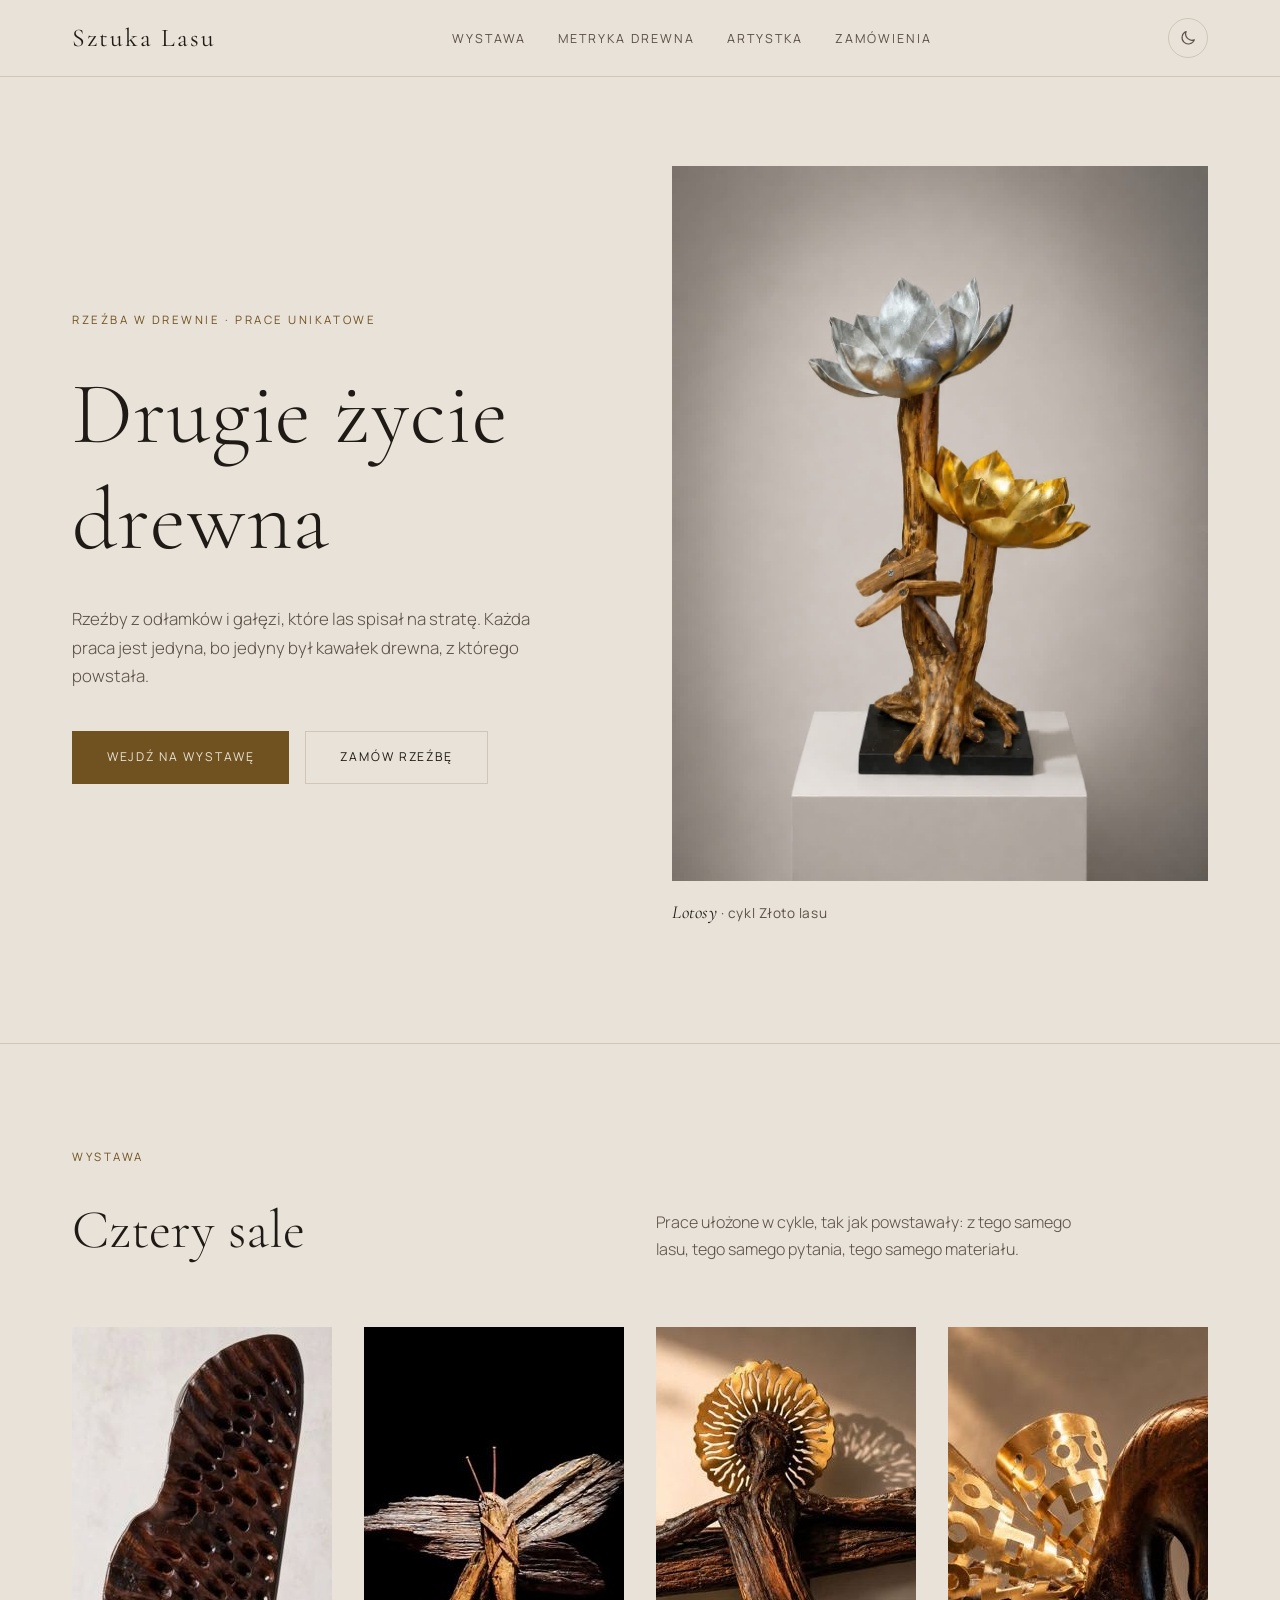
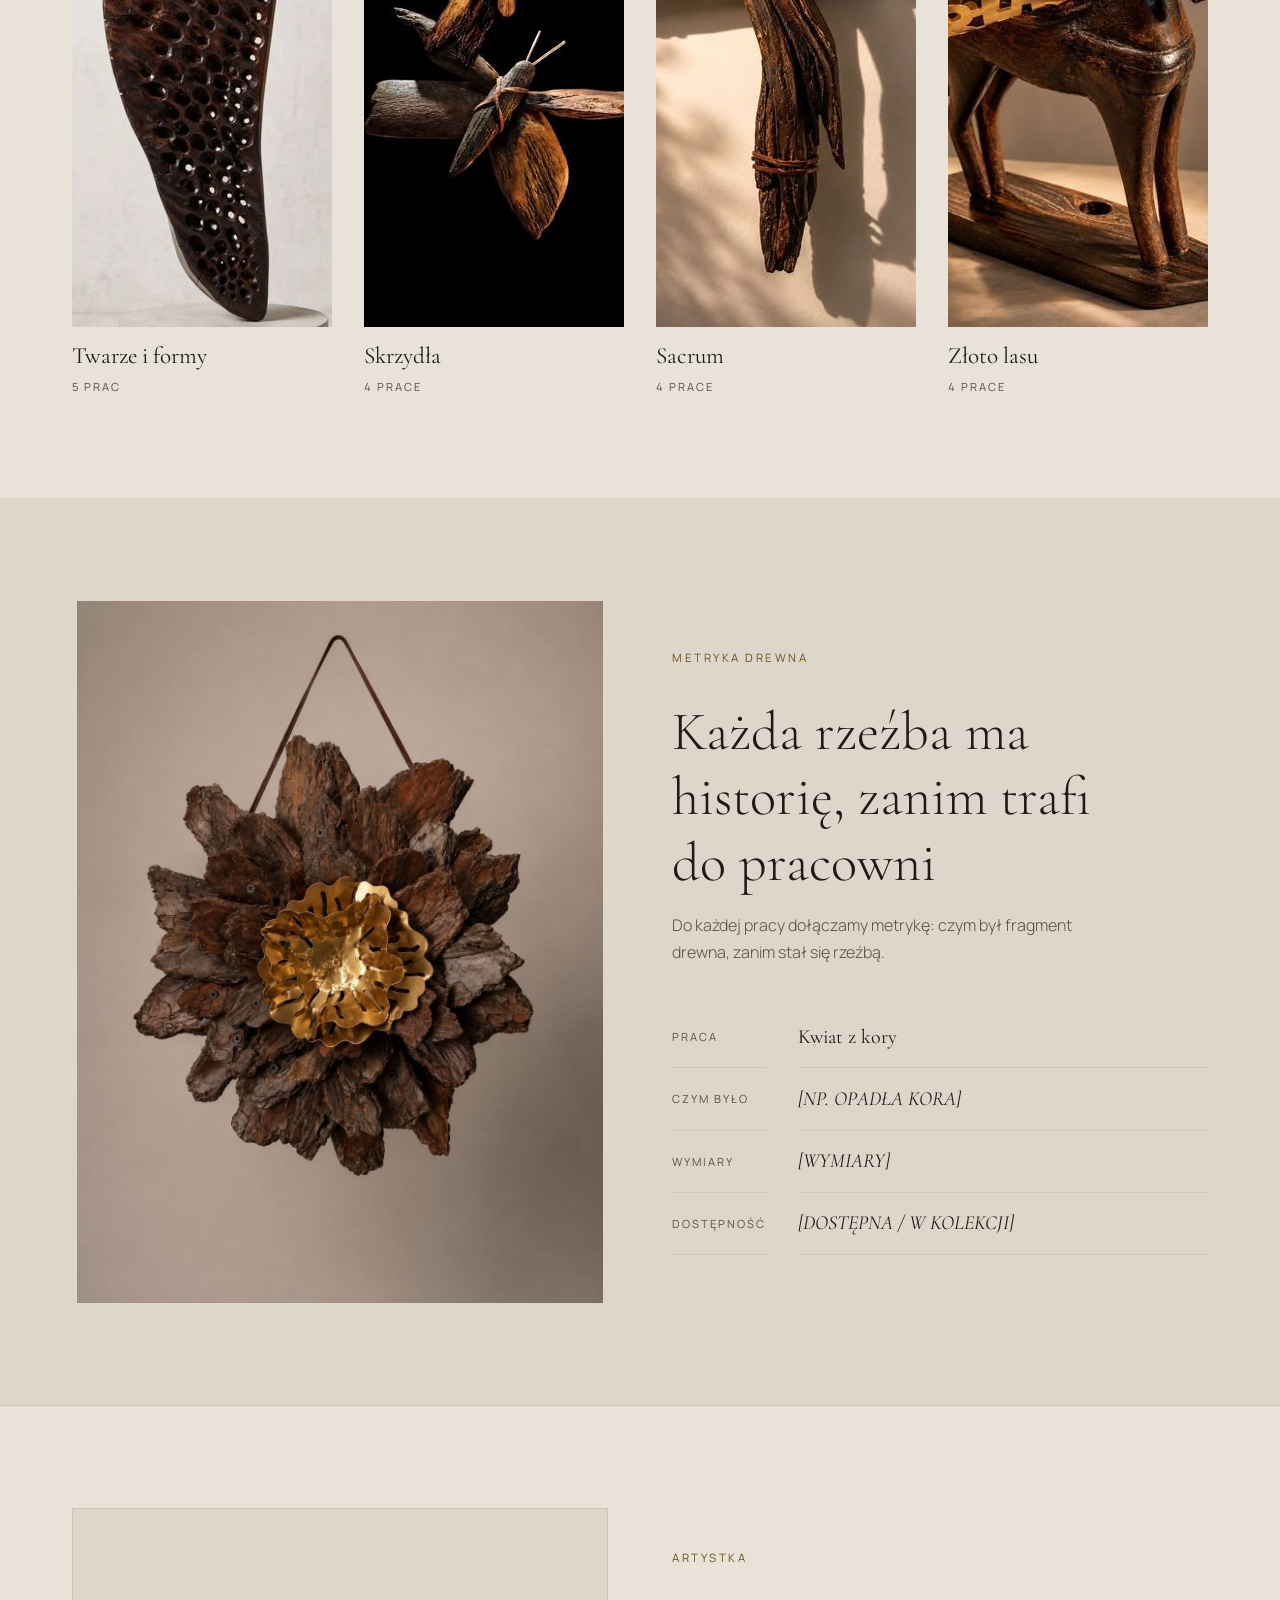
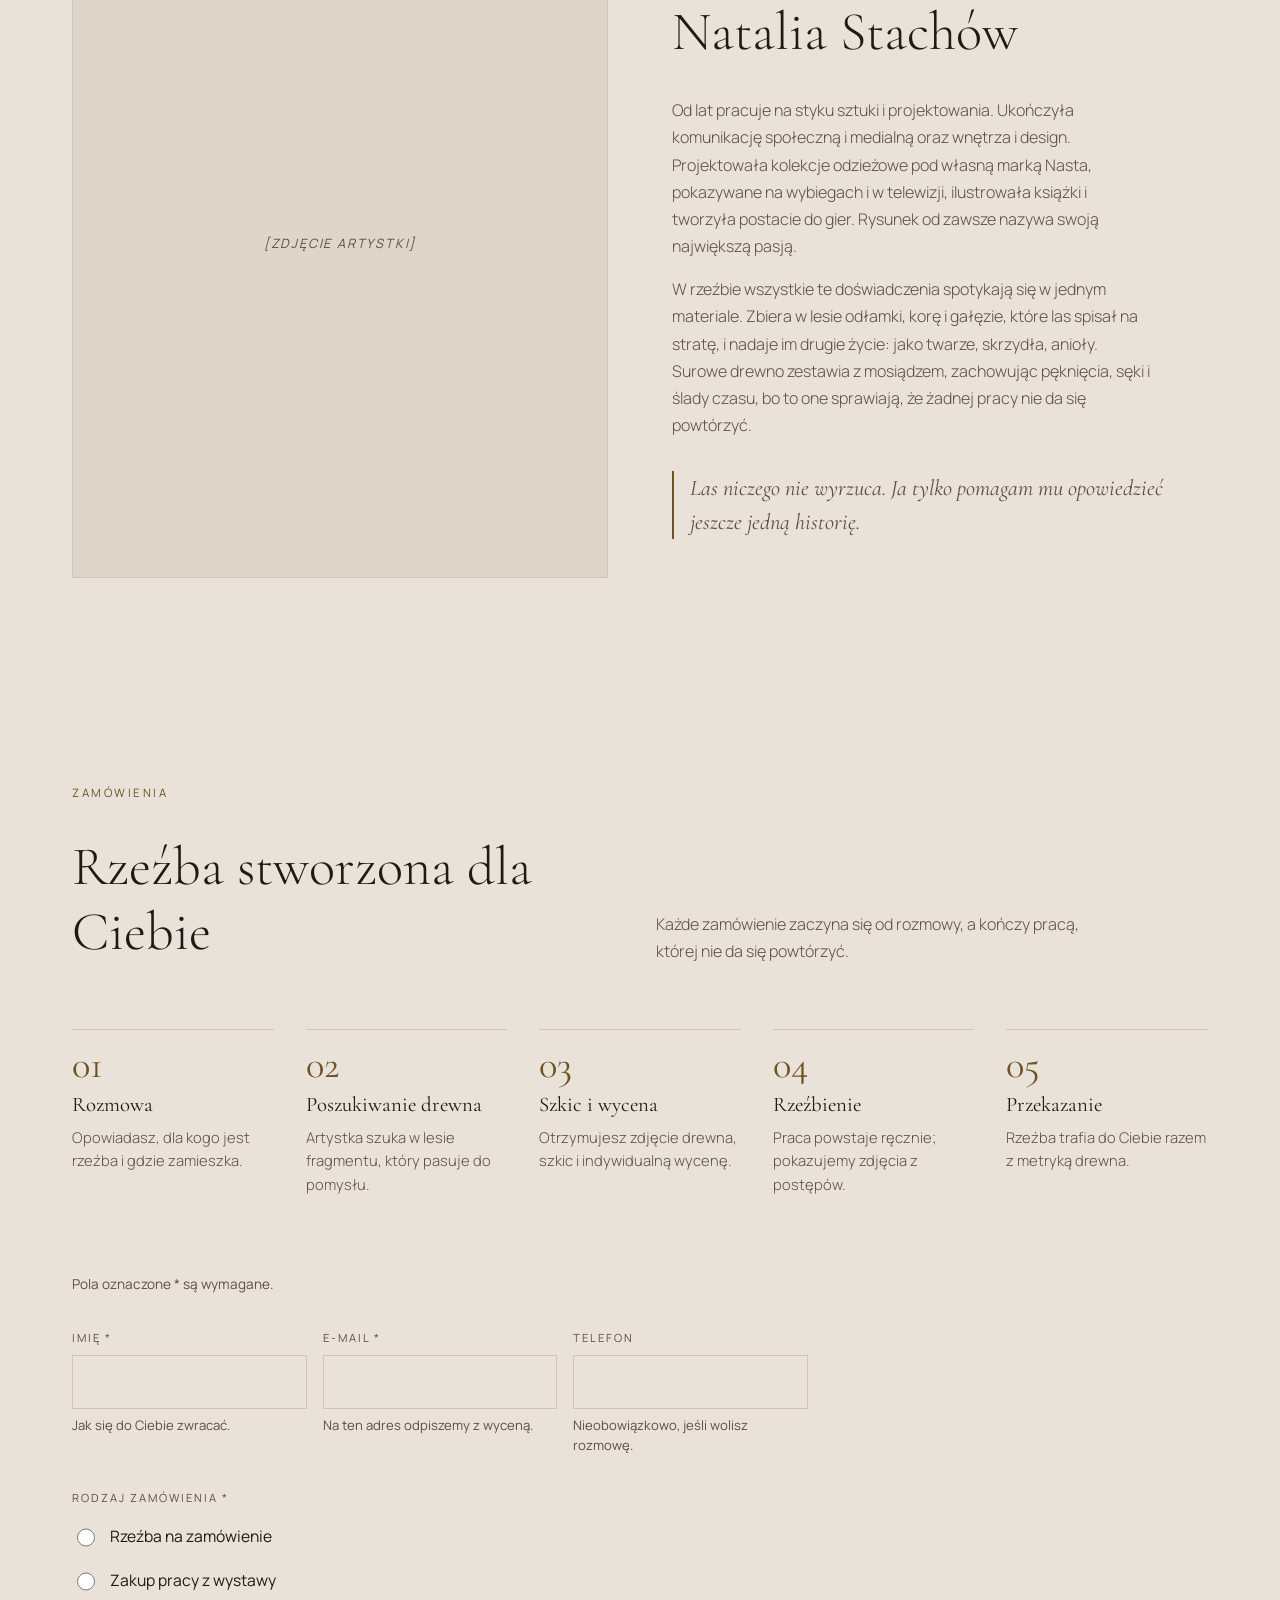
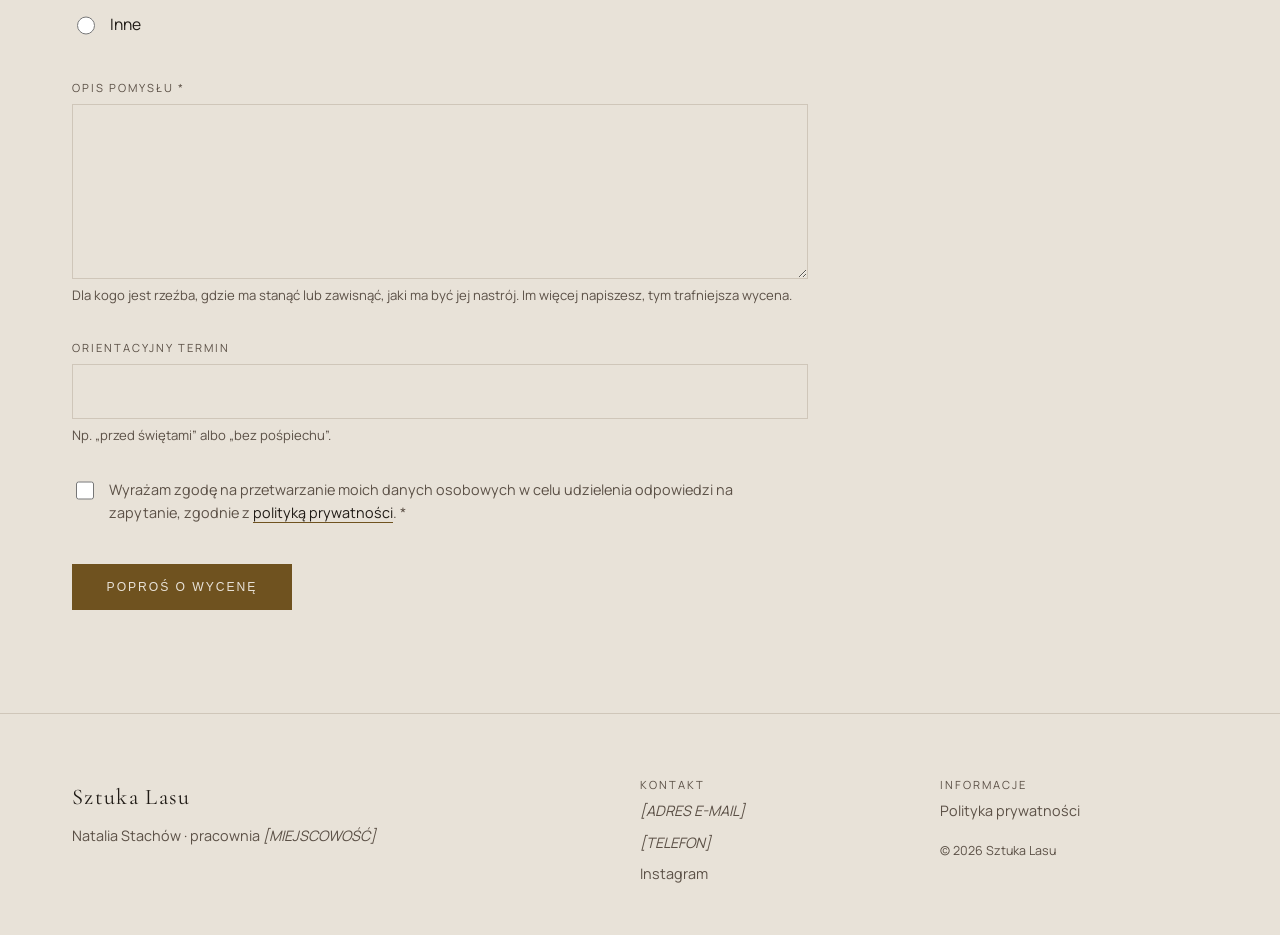
<file: index.html>
<!DOCTYPE html>
<html lang="pl">
<head>
  <meta charset="UTF-8">
  <meta name="viewport" content="width=device-width, initial-scale=1.0">
  <title>Sztuka Lasu — rzeźby w drewnie</title>
  <meta name="description" content="Wirtualna galeria rzeźb w drewnie. Każda praca powstaje z gałęzi i odłamków zebranych w lesie — z drewna, które dostaje drugie życie.">

  <!-- TYMCZASOWE: strona stoi na adresie testowym i ma jeszcze wartości
       w nawiasach kwadratowych. noindex trzyma ją poza wynikami Google
       do czasu startu na sztukalasu.pl.
       USUNĄĆ PRZED PUBLIKACJĄ — patrz CLAUDE.md, "Sprawy otwarte". -->
  <meta name="robots" content="noindex">

  <!--
    Skrypt ustawiający motyw MUSI stać tutaj, w <head>, przed stylami
    i przed treścią strony. Przeglądarka wykonuje go zanim cokolwiek
    narysuje, więc strona od razu pojawia się w poprawnych kolorach.
    Gdyby stał na końcu <body>, użytkownik zobaczyłby przez ułamek
    sekundy zły motyw ("mignięcie").
  -->
  <script>
    (function () {
      try {
        var zapisany = localStorage.getItem('motyw');
        var systemowyCiemny = window.matchMedia('(prefers-color-scheme: dark)').matches;
        // Wybór zapisany przez użytkownika ma pierwszeństwo nad ustawieniem systemu.
        var motyw = zapisany || (systemowyCiemny ? 'dark' : 'light');
        document.documentElement.setAttribute('data-theme', motyw);
      } catch (blad) {
        // localStorage bywa zablokowany (tryb prywatny) — wtedy zostają
        // kolory domyślne ze stylów i strona nadal działa.
      }
    })();
  </script>

  <!-- Fonty z Google Fonts -->
  <link rel="preconnect" href="https://fonts.googleapis.com">
  <link rel="preconnect" href="https://fonts.gstatic.com" crossorigin>
  <link href="https://fonts.googleapis.com/css2?family=Cormorant+Garamond:ital,wght@0,300;0,400;0,500;1,400;1,500&family=Manrope:wght@300;400;500&display=swap" rel="stylesheet">

  <link rel="stylesheet" href="css/style.css">
</head>
<body>

  <header class="naglowek">
    <div class="naglowek__wnetrze">

      <a class="logo" href="index.html">Sztuka Lasu</a>

      <!-- <nav> mówi czytnikom ekranu, że to nawigacja po stronie.
           aria-label rozróżnia ją od innych nawigacji w przyszłości. -->
      <nav class="menu" aria-label="Menu główne">
        <ul>
          <li><a href="#wystawa">Wystawa</a></li>
          <li><a href="#metryka">Metryka drewna</a></li>
          <li><a href="#artystka">Artystka</a></li>
          <li><a href="#zamowienia">Zamówienia</a></li>
        </ul>
      </nav>

      <!--
        type="button" — bez tego przycisk w formularzu próbowałby go wysłać.
        aria-label — przycisk zawiera tylko ikonę, więc czytnik ekranu
        nie miałby czego przeczytać. JavaScript aktualizuje tę etykietę
        przy każdej zmianie motywu.
        aria-hidden przy ikonach — to dekoracja, treść niesie aria-label.
      -->
      <button
        class="przelacznik-motywu"
        type="button"
        id="przelacznik-motywu"
        aria-label="Włącz motyw dzienny">

        <!-- Słońce: widoczne w motywie nocnym -->
        <svg class="ikona-slonce" viewBox="0 0 24 24" fill="none"
             stroke="currentColor" stroke-width="1.5" stroke-linecap="round"
             aria-hidden="true">
          <circle cx="12" cy="12" r="4.5"/>
          <path d="M12 1.5v2.5M12 20v2.5M3.2 3.2l1.8 1.8M19 19l1.8 1.8M1.5 12h2.5M20 12h2.5M3.2 20.8l1.8-1.8M19 5l1.8-1.8"/>
        </svg>

        <!-- Księżyc: widoczny w motywie dziennym -->
        <svg class="ikona-ksiezyc" viewBox="0 0 24 24" fill="none"
             stroke="currentColor" stroke-width="1.5" stroke-linecap="round"
             stroke-linejoin="round" aria-hidden="true">
          <path d="M20.5 14.5A8.5 8.5 0 0 1 9.5 3.5a8.5 8.5 0 1 0 11 11z"/>
        </svg>
      </button>

    </div>
  </header>

  <main>

    <!-- =====================================================
         HERO — pierwszy ekran
         ===================================================== -->
    <section class="hero">
      <div class="hero__wnetrze">

        <!-- Kolumna lewa: tekst -->
        <div class="hero__tekst">
          <p class="etykieta">Rzeźba w drewnie · prace unikatowe</p>

          <h1 class="hero__tytul">Drugie życie drewna</h1>

          <p class="hero__opis">
            Rzeźby z odłamków i gałęzi, które las spisał na stratę.
            Każda praca jest jedyna, bo jedyny był kawałek drewna,
            z którego powstała.
          </p>

          <div class="hero__przyciski">
            <a class="przycisk przycisk--pelny" href="#wystawa">Wejdź na wystawę</a>
            <a class="przycisk przycisk--obramowany" href="#zamowienia">Zamów rzeźbę</a>
          </div>
        </div>

        <!-- Kolumna prawa: zdjęcie zależne od motywu.

             W kodzie są OBIE prace. CSS pokazuje tę pasującą do
             motywu, a drugą chowa przez display: none. Element
             ukryty w ten sposób znika też dla czytników ekranu,
             więc osoba niewidoma nie usłyszy obu podpisów naraz. -->
        <div class="hero__obraz">

          <!-- Motyw nocny -->
          <figure class="praca hero__praca hero__praca--noc">
            <img
              src="images/twarze-i-formy/duze/twarz-z-mosieznym-okiem.jpg"
              width="1018" height="1467"
              alt="Rzeźbiona w drewnie twarz zawieszona na ciemnej ceglanej ścianie. W miejscu oka osadzony okrągły mosiężny element, powierzchnia zachowuje naturalne pęknięcia, sęki i słoje drewna.">
            <figcaption>
              <cite>Twarz z mosiężnym okiem</cite> · cykl Twarze i formy
            </figcaption>
          </figure>

          <!-- Motyw dzienny -->
          <figure class="praca hero__praca hero__praca--dzien">
            <img
              src="images/zloto-lasu/duze/lotosy.jpg"
              width="1086" height="1448"
              alt="Rzeźba dwóch kwiatów lotosu na drewnianych łodygach wyrastających z korzeni. Górny kwiat ma srebrzone płatki, dolny złocone. Praca stoi na czarnej podstawie, na jasnym cokole.">
            <figcaption>
              <cite>Lotosy</cite> · cykl Złoto lasu
            </figcaption>
          </figure>

        </div>

      </div>
    </section>


    <!-- =====================================================
         WYSTAWA — cztery sale (cykle prac)
         ===================================================== -->
    <section class="wystawa" id="wystawa">
      <div class="wystawa__wnetrze">

        <header class="sekcja-naglowek">
          <div>
            <p class="etykieta">Wystawa</p>
            <h2 class="tytul-sekcji">Cztery sale</h2>
          </div>
          <p class="sekcja-naglowek__opis">
            Prace ułożone w cykle, tak jak powstawały: z tego samego lasu,
            tego samego pytania, tego samego materiału.
          </p>
        </header>

        <!-- <ul> zamiast zwykłych <div>: to jest lista sal, a czytnik
             ekranu zapowie "lista, 4 pozycje" i pozwoli po niej skakać.
             Cała karta jest jednym <a>, więc klikalne jest zdjęcie
             razem z podpisem. -->
        <ul class="sale">

          <li>
            <a class="sala" href="#">
              <div class="sala__kadr">
                <img
                  src="images/twarze-i-formy/miniatury/forma-z-otworami.jpg"
                  width="323" height="600" loading="lazy"
                  alt="Wysoka, smukła forma z ciemnego drewna o miękkim, opływowym zarysie, gęsto przewiercona owalnymi otworami.">
              </div>
              <h3 class="sala__nazwa">Twarze i formy</h3>
              <p class="sala__liczba">5 prac</p>
            </a>
          </li>

          <li>
            <a class="sala" href="#">
              <div class="sala__kadr">
                <img
                  src="images/skrzydla/miniatury/dwa-motyle-noc.jpg"
                  width="337" height="600" loading="lazy"
                  alt="Dwa motyle złożone z kawałków surowego drewna, z cienkimi czułkami, ustawione jeden nad drugim na czarnym tle.">
              </div>
              <h3 class="sala__nazwa">Skrzydła</h3>
              <p class="sala__liczba">4 prace</p>
            </a>
          </li>

          <li>
            <a class="sala" href="#">
              <div class="sala__kadr">
                <img
                  src="images/sacrum/miniatury/krucyfiks-z-aureola.jpg"
                  width="561" height="600" loading="lazy"
                  alt="Krucyfiks z nieobrobionych gałęzi związanych sznurkiem, z postacią i złoconą, promienistą aureolą, na jasnej ścianie w ciepłym świetle.">
              </div>
              <h3 class="sala__nazwa">Sacrum</h3>
              <p class="sala__liczba">4 prace</p>
            </a>
          </li>

          <li>
            <a class="sala" href="#">
              <div class="sala__kadr">
                <img
                  src="images/zloto-lasu/miniatury/kon-ze-skrzydlami.jpg"
                  width="546" height="600" loading="lazy"
                  alt="Drewniany koń na prostej podstawie, ze złoconymi, ażurowymi skrzydłami wyciętymi w metalowej blasze.">
              </div>
              <h3 class="sala__nazwa">Złoto lasu</h3>
              <p class="sala__liczba">4 prace</p>
            </a>
          </li>

        </ul>

      </div>
    </section>


    <!-- =====================================================
         METRYKA DREWNA
         ===================================================== -->
    <section class="metryka-sekcja" id="metryka">
      <div class="metryka-sekcja__wnetrze">

        <!-- Kolumna lewa: zdjęcie w pełnym kadrze, bez przycinania -->
        <div class="metryka-sekcja__obraz">
          <img
            src="images/zloto-lasu/duze/kwiat-z-kory.jpg"
            width="1086" height="1448" loading="lazy"
            alt="Kwiat złożony z płatków sosnowej kory, ułożonych warstwami wokół złoconego, pofalowanego środka z metalu. Praca wisi na skórzanym rzemyku na jasnej ścianie.">
        </div>

        <!-- Kolumna prawa: opis i przykładowa metryka -->
        <div class="metryka-sekcja__tekst">
          <p class="etykieta">Metryka drewna</p>

          <h2 class="tytul-sekcji">
            Każda rzeźba ma historię, zanim trafi do pracowni
          </h2>

          <p class="metryka-sekcja__opis">
            Do każdej pracy dołączamy metrykę: czym był fragment drewna,
            zanim stał się rzeźbą.
          </p>

          <!-- <dl> = lista definicji. Każde <dt> to nazwa (etykieta),
               a następujące po nim <dd> to jej wartość. Powiązanie
               etykiety z wartością jest tu zapisane w samym HTML,
               nie tylko w wyglądzie. -->
          <dl class="metryka">
            <dt>Praca</dt>
            <dd>Kwiat z kory</dd>

            <dt>Czym było</dt>
            <dd class="do-uzupelnienia">[NP. OPADŁA KORA]</dd>

            <dt>Wymiary</dt>
            <dd class="do-uzupelnienia">[WYMIARY]</dd>

            <dt>Dostępność</dt>
            <dd class="do-uzupelnienia">[DOSTĘPNA / W KOLEKCJI]</dd>
          </dl>
        </div>

      </div>
    </section>

    <!-- =====================================================
         ARTYSTKA

         Treść jest prawdziwa. Zastępcze zostały tylko dwie rzeczy,
         obie z klasą do-uzupelnienia: miejsce na portret i cytat,
         który czeka na akceptację artystki.
         ===================================================== -->
    <section class="artystka" id="artystka">
      <div class="artystka__wnetrze">

        <!-- Miejsce na portret. Prostokąt 4:5 w kolorze tła drugiego
             trzyma układ dokładnie taki, jaki będzie po wstawieniu
             zdjęcia — dzięki temu nic nie podskoczy przy podmianie. -->
        <div class="artystka__portret do-uzupelnienia">[ZDJĘCIE ARTYSTKI]</div>

        <div class="artystka__tekst">
          <p class="etykieta">Artystka</p>

          <h2 class="tytul-sekcji">Natalia Stachów</h2>

          <p class="artystka__akapit">
            Od lat pracuje na styku sztuki i projektowania. Ukończyła
            komunikację społeczną i medialną oraz wnętrza i design.
            Projektowała kolekcje odzieżowe pod własną marką Nasta,
            pokazywane na wybiegach i w telewizji, ilustrowała książki
            i tworzyła postacie do gier. Rysunek od zawsze nazywa swoją
            największą pasją.
          </p>

          <p class="artystka__akapit">
            W rzeźbie wszystkie te doświadczenia spotykają się w jednym
            materiale. Zbiera w lesie odłamki, korę i gałęzie, które las
            spisał na stratę, i nadaje im drugie życie: jako twarze,
            skrzydła, anioły. Surowe drewno zestawia z mosiądzem,
            zachowując pęknięcia, sęki i ślady czasu, bo to one sprawiają,
            że żadnej pracy nie da się powtórzyć.
          </p>

          <!-- Cytat czeka na akceptację artystki — stąd do-uzupelnienia. -->
          <blockquote class="cytat">
            <p class="do-uzupelnienia">
              Las niczego nie wyrzuca. Ja tylko pomagam mu opowiedzieć
              jeszcze jedną historię.
            </p>
          </blockquote>
        </div>

      </div>
    </section>

    <!-- =====================================================
         ZAMÓWIENIA — proces i formularz prośby o wycenę
         ===================================================== -->
    <section class="zamowienia" id="zamowienia">
      <div class="zamowienia__wnetrze">

        <header class="sekcja-naglowek">
          <div>
            <p class="etykieta">Zamówienia</p>
            <h2 class="tytul-sekcji">Rzeźba stworzona dla Ciebie</h2>
          </div>
          <p class="sekcja-naglowek__opis">
            Każde zamówienie zaczyna się od rozmowy, a kończy pracą,
            której nie da się powtórzyć.
          </p>
        </header>

        <!-- Pięć kroków procesu.

             <ol> zamiast <ul>, bo kolejność ma tu znaczenie — czytnik
             ekranu zapowie "lista, 5 pozycji" i poda numer każdej.
             Widoczne numery 01–05 są ozdobą powtarzającą to, co lista
             i tak niesie, dlatego mają aria-hidden="true": bez tego
             czytnik przeczytałby "jeden, zero jeden, Rozmowa". -->
        <ol class="kroki">

          <li class="krok">
            <span class="krok__numer" aria-hidden="true">01</span>
            <h3 class="krok__tytul">Rozmowa</h3>
            <p class="krok__opis">
              Opowiadasz, dla kogo jest rzeźba i gdzie zamieszka.
            </p>
          </li>

          <li class="krok">
            <span class="krok__numer" aria-hidden="true">02</span>
            <h3 class="krok__tytul">Poszukiwanie drewna</h3>
            <p class="krok__opis">
              Artystka szuka w lesie fragmentu, który pasuje do pomysłu.
            </p>
          </li>

          <li class="krok">
            <span class="krok__numer" aria-hidden="true">03</span>
            <h3 class="krok__tytul">Szkic i wycena</h3>
            <p class="krok__opis">
              Otrzymujesz zdjęcie drewna, szkic i indywidualną wycenę.
            </p>
          </li>

          <li class="krok">
            <span class="krok__numer" aria-hidden="true">04</span>
            <h3 class="krok__tytul">Rzeźbienie</h3>
            <p class="krok__opis">
              Praca powstaje ręcznie; pokazujemy zdjęcia z postępów.
            </p>
          </li>

          <li class="krok">
            <span class="krok__numer" aria-hidden="true">05</span>
            <h3 class="krok__tytul">Przekazanie</h3>
            <p class="krok__opis">
              Rzeźba trafia do Ciebie razem z metryką drewna.
            </p>
          </li>

        </ol>

        <!-- =================================================
             FORMULARZ PROŚBY O WYCENĘ

             Obsługuje go Netlify Forms. Formularz jest zwykłym
             formularzem HTML — to serwery Netlify przechwytują
             wysłane dane. Stąd trzy rzeczy, których nie ma
             w zwyczajnym formularzu:

             data-netlify="true"  — po tym atrybucie Netlify
                 rozpoznaje formularz podczas wdrażania strony.
             form-name (ukryte)   — mówi, do którego formularza
                 należy zgłoszenie. Bez niego Netlify je odrzuci.
             netlify-honeypot     — wskazuje pole-pułapkę na boty.

             action="/dziekujemy.html" — dokąd Netlify przekieruje
                 po udanym wysłaniu.
             ================================================= -->
        <form
          class="formularz"
          name="wycena"
          method="POST"
          action="/dziekujemy.html"
          data-netlify="true"
          netlify-honeypot="bot-field">

          <input type="hidden" name="form-name" value="wycena">

          <!-- Pole-pułapka. Człowiek go nie zobaczy (display: none),
               więc zostawi puste. Boty wypełniają wszystko, co znajdą
               w kodzie — wypełnione pole oznacza zgłoszenie od bota
               i Netlify odrzuca je po cichu. -->
          <p class="ukryte-pole">
            <label>
              Nie wypełniaj tego pola:
              <input name="bot-field" tabindex="-1" autocomplete="off">
            </label>
          </p>

          <p class="formularz__wstep">
            Pola oznaczone <span aria-hidden="true">*</span> są wymagane.
          </p>

          <!-- Imię, e-mail, telefon — obok siebie na szerokim ekranie -->
          <div class="formularz__rzad">

            <div class="pole">
              <label class="pole__etykieta" for="imie">
                Imię <span aria-hidden="true">*</span>
              </label>
              <input
                class="pole__wejscie"
                type="text" id="imie" name="imie"
                required autocomplete="given-name"
                aria-describedby="imie-opis">
              <p class="pole__opis" id="imie-opis">Jak się do Ciebie zwracać.</p>
            </div>

            <div class="pole">
              <label class="pole__etykieta" for="email">
                E-mail <span aria-hidden="true">*</span>
              </label>
              <!-- type="email" włącza sprawdzanie adresu przez przeglądarkę,
                   a na telefonie klawiaturę ze znakiem @. -->
              <input
                class="pole__wejscie"
                type="email" id="email" name="email"
                required autocomplete="email" inputmode="email"
                aria-describedby="email-opis">
              <p class="pole__opis" id="email-opis">Na ten adres odpiszemy z wyceną.</p>
            </div>

            <div class="pole">
              <label class="pole__etykieta" for="telefon">Telefon</label>
              <input
                class="pole__wejscie"
                type="tel" id="telefon" name="telefon"
                autocomplete="tel" inputmode="tel"
                aria-describedby="telefon-opis">
              <p class="pole__opis" id="telefon-opis">Nieobowiązkowo, jeśli wolisz rozmowę.</p>
            </div>

          </div>

          <!-- Grupa przycisków radio musi siedzieć w <fieldset>,
               a wspólne pytanie w <legend>. Dzięki temu czytnik ekranu
               przy każdej opcji wie, do jakiego pytania należy. -->
          <fieldset class="pole pole--grupa">
            <legend class="pole__etykieta">
              Rodzaj zamówienia <span aria-hidden="true">*</span>
            </legend>

            <label class="wybor">
              <input type="radio" name="rodzaj" value="Rzeźba na zamówienie" required>
              <span>Rzeźba na zamówienie</span>
            </label>

            <label class="wybor">
              <input type="radio" name="rodzaj" value="Zakup pracy z wystawy">
              <span>Zakup pracy z wystawy</span>
            </label>

            <label class="wybor">
              <input type="radio" name="rodzaj" value="Inne">
              <span>Inne</span>
            </label>
          </fieldset>

          <div class="pole">
            <label class="pole__etykieta" for="opis">
              Opis pomysłu <span aria-hidden="true">*</span>
            </label>
            <textarea
              class="pole__wejscie pole__wejscie--duze"
              id="opis" name="opis" rows="6"
              required aria-describedby="opis-opis"></textarea>
            <p class="pole__opis" id="opis-opis">
              Dla kogo jest rzeźba, gdzie ma stanąć lub zawisnąć, jaki ma
              być jej nastrój. Im więcej napiszesz, tym trafniejsza wycena.
            </p>
          </div>

          <div class="pole">
            <label class="pole__etykieta" for="termin">Orientacyjny termin</label>
            <input
              class="pole__wejscie"
              type="text" id="termin" name="termin"
              aria-describedby="termin-opis">
            <p class="pole__opis" id="termin-opis">
              Np. „przed świętami” albo „bez pośpiechu”.
            </p>
          </div>

          <!-- Checkbox zgody. Cała etykieta jest klikalna, bo <input>
               siedzi wewnątrz <label> — na telefonie to różnica między
               trafianiem w kwadracik a w całą linię tekstu. -->
          <label class="zgoda">
            <input type="checkbox" name="zgoda" value="tak" required>
            <span>
              Wyrażam zgodę na przetwarzanie moich danych osobowych w celu
              udzielenia odpowiedzi na zapytanie, zgodnie z
              <a href="polityka-prywatnosci.html">polityką prywatności</a>.
              <span aria-hidden="true">*</span>
            </span>
          </label>

          <button class="przycisk przycisk--pelny" type="submit">
            Poproś o wycenę
          </button>

        </form>

      </div>
    </section>

  </main>

  <!-- =====================================================
       STOPKA

       Uwaga: ta sama stopka stoi w trzech plikach
       (index.html, dziekujemy.html, polityka-prywatnosci.html).
       Zmiana tutaj wymaga tej samej zmiany w pozostałych dwóch.
       ===================================================== -->
  <footer class="stopka">
    <div class="stopka__wnetrze">

      <div class="stopka__blok">
        <p class="stopka__nazwa">Sztuka Lasu</p>
        <p class="stopka__opis">
          Natalia Stachów ·
          pracownia <span class="do-uzupelnienia">[MIEJSCOWOŚĆ]</span>
        </p>
      </div>

      <div class="stopka__blok">
        <h2 class="stopka__tytul">Kontakt</h2>
        <ul class="stopka__lista">
          <li><a class="do-uzupelnienia" href="#">[ADRES E-MAIL]</a></li>
          <li><a class="do-uzupelnienia" href="#">[TELEFON]</a></li>
          <li><a href="#">Instagram</a></li>
        </ul>
      </div>

      <div class="stopka__blok">
        <h2 class="stopka__tytul">Informacje</h2>
        <ul class="stopka__lista">
          <li><a href="polityka-prywatnosci.html">Polityka prywatności</a></li>
        </ul>
        <p class="stopka__prawa">© 2026 Sztuka Lasu</p>
      </div>

    </div>
  </footer>

  <script src="js/main.js"></script>
</body>
</html>
</file>
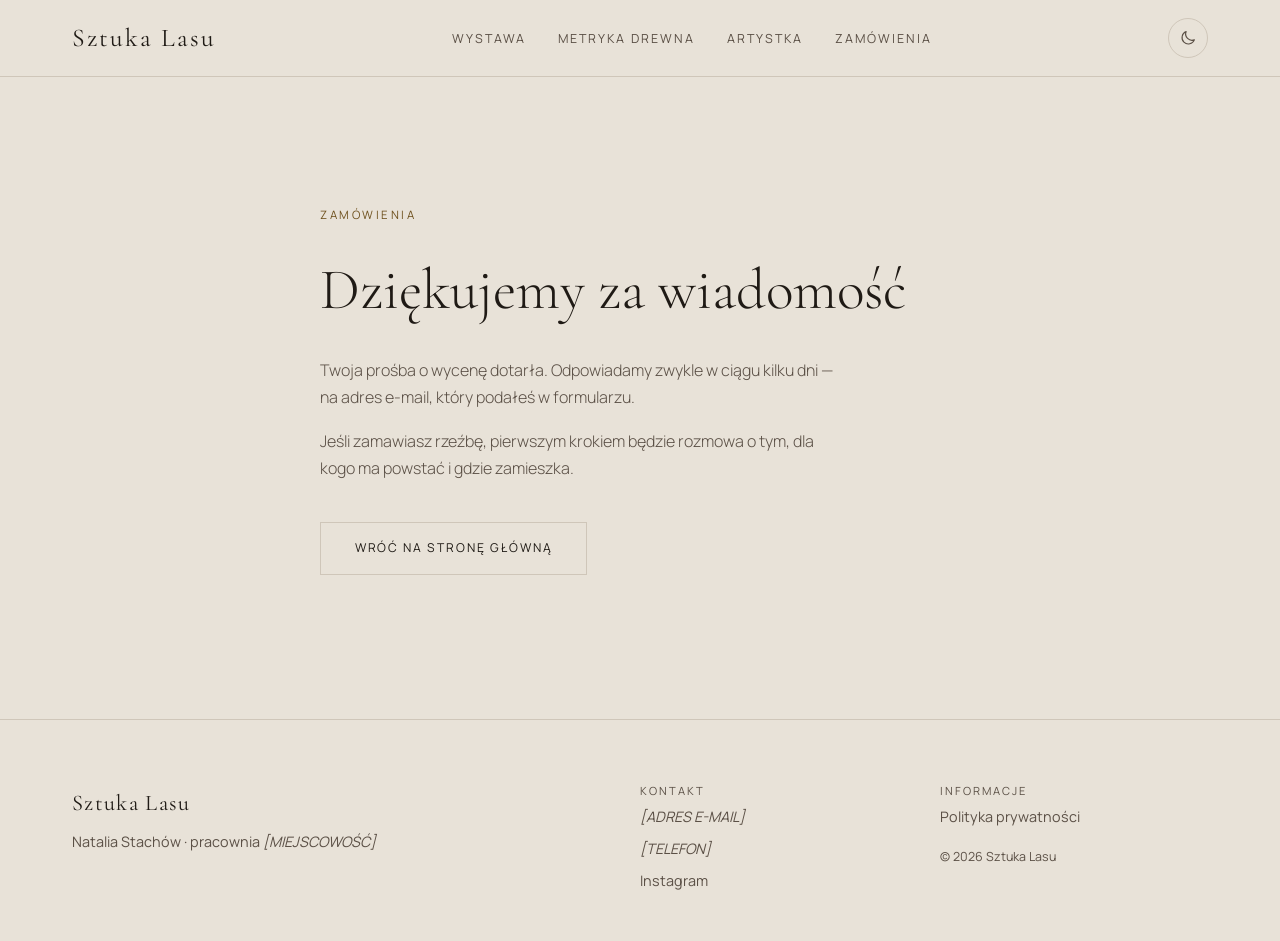
<file: dziekujemy.html>
<!DOCTYPE html>
<html lang="pl">
<head>
  <meta charset="UTF-8">
  <meta name="viewport" content="width=device-width, initial-scale=1.0">
  <title>Dziękujemy — Sztuka Lasu</title>

  <!-- Ta strona ma sens tylko zaraz po wysłaniu formularza,
       więc nie ma powodu, żeby trafiała do wyników wyszukiwania. -->
  <meta name="robots" content="noindex">

  <!-- Ten sam skrypt motywu co na stronie głównej — musi stać w <head>,
       przed stylami, żeby strona nie mignęła złymi kolorami. -->
  <script>
    (function () {
      try {
        var zapisany = localStorage.getItem('motyw');
        var systemowyCiemny = window.matchMedia('(prefers-color-scheme: dark)').matches;
        var motyw = zapisany || (systemowyCiemny ? 'dark' : 'light');
        document.documentElement.setAttribute('data-theme', motyw);
      } catch (blad) {}
    })();
  </script>

  <link rel="preconnect" href="https://fonts.googleapis.com">
  <link rel="preconnect" href="https://fonts.gstatic.com" crossorigin>
  <link href="https://fonts.googleapis.com/css2?family=Cormorant+Garamond:ital,wght@0,300;0,400;0,500;1,400;1,500&family=Manrope:wght@300;400;500&display=swap" rel="stylesheet">

  <link rel="stylesheet" href="css/style.css">
</head>
<body>

  <!-- Nagłówek skopiowany ze strony głównej.
       UWAGA: linki menu mają przedrostek "index.html", bo kotwice
       (#wystawa itd.) prowadzą do sekcji, których na tej stronie nie ma. -->
  <header class="naglowek">
    <div class="naglowek__wnetrze">

      <a class="logo" href="index.html">Sztuka Lasu</a>

      <nav class="menu" aria-label="Menu główne">
        <ul>
          <li><a href="index.html#wystawa">Wystawa</a></li>
          <li><a href="index.html#metryka">Metryka drewna</a></li>
          <li><a href="index.html#artystka">Artystka</a></li>
          <li><a href="index.html#zamowienia">Zamówienia</a></li>
        </ul>
      </nav>

      <button
        class="przelacznik-motywu"
        type="button"
        id="przelacznik-motywu"
        aria-label="Włącz motyw dzienny">

        <svg class="ikona-slonce" viewBox="0 0 24 24" fill="none"
             stroke="currentColor" stroke-width="1.5" stroke-linecap="round"
             aria-hidden="true">
          <circle cx="12" cy="12" r="4.5"/>
          <path d="M12 1.5v2.5M12 20v2.5M3.2 3.2l1.8 1.8M19 19l1.8 1.8M1.5 12h2.5M20 12h2.5M3.2 20.8l1.8-1.8M19 5l1.8-1.8"/>
        </svg>

        <svg class="ikona-ksiezyc" viewBox="0 0 24 24" fill="none"
             stroke="currentColor" stroke-width="1.5" stroke-linecap="round"
             stroke-linejoin="round" aria-hidden="true">
          <path d="M20.5 14.5A8.5 8.5 0 0 1 9.5 3.5a8.5 8.5 0 1 0 11 11z"/>
        </svg>
      </button>

    </div>
  </header>

  <main class="strona-prosta">
    <div class="strona-prosta__wnetrze">

      <p class="etykieta">Zamówienia</p>

      <h1 class="strona-prosta__tytul">Dziękujemy za wiadomość</h1>

      <p class="strona-prosta__tekst">
        Twoja prośba o wycenę dotarła. Odpowiadamy zwykle w ciągu kilku dni —
        na adres e-mail, który podałeś w formularzu.
      </p>

      <p class="strona-prosta__tekst">
        Jeśli zamawiasz rzeźbę, pierwszym krokiem będzie rozmowa o tym,
        dla kogo ma powstać i gdzie zamieszka.
      </p>

      <p class="strona-prosta__powrot">
        <a class="przycisk przycisk--obramowany" href="index.html">
          Wróć na stronę główną
        </a>
      </p>

    </div>
  </main>


  <!-- =====================================================
       STOPKA

       Uwaga: ta sama stopka stoi w trzech plikach
       (index.html, dziekujemy.html, polityka-prywatnosci.html).
       Zmiana tutaj wymaga tej samej zmiany w pozostałych dwóch.
       ===================================================== -->
  <footer class="stopka">
    <div class="stopka__wnetrze">

      <div class="stopka__blok">
        <p class="stopka__nazwa">Sztuka Lasu</p>
        <p class="stopka__opis">
          Natalia Stachów ·
          pracownia <span class="do-uzupelnienia">[MIEJSCOWOŚĆ]</span>
        </p>
      </div>

      <div class="stopka__blok">
        <h2 class="stopka__tytul">Kontakt</h2>
        <ul class="stopka__lista">
          <li><a class="do-uzupelnienia" href="#">[ADRES E-MAIL]</a></li>
          <li><a class="do-uzupelnienia" href="#">[TELEFON]</a></li>
          <li><a href="#">Instagram</a></li>
        </ul>
      </div>

      <div class="stopka__blok">
        <h2 class="stopka__tytul">Informacje</h2>
        <ul class="stopka__lista">
          <li><a href="polityka-prywatnosci.html">Polityka prywatności</a></li>
        </ul>
        <p class="stopka__prawa">© 2026 Sztuka Lasu</p>
      </div>

    </div>
  </footer>

  <script src="js/main.js"></script>
</body>
</html>
</file>
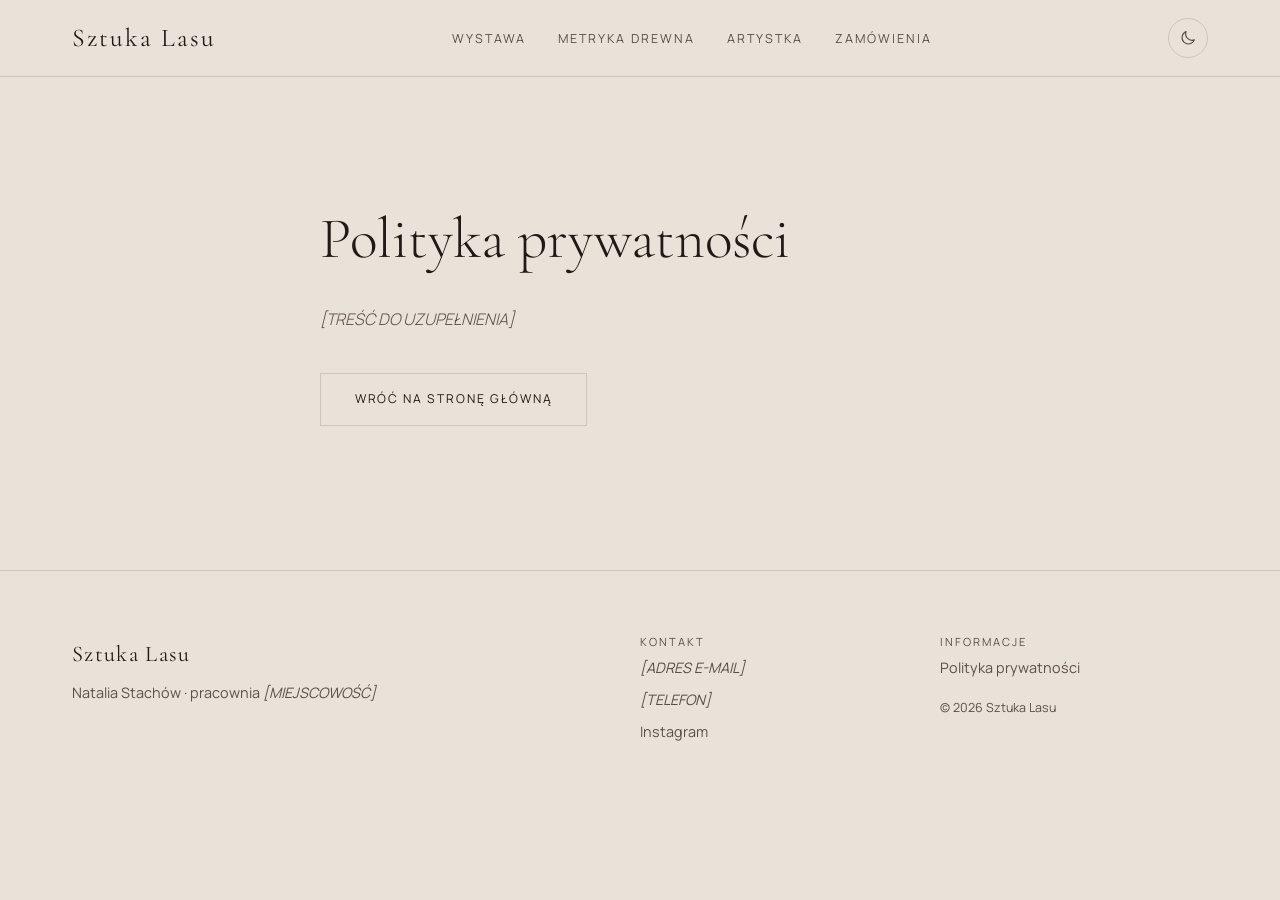
<file: polityka-prywatnosci.html>
<!DOCTYPE html>
<html lang="pl">
<head>
  <meta charset="UTF-8">
  <meta name="viewport" content="width=device-width, initial-scale=1.0">
  <title>Polityka prywatności — Sztuka Lasu</title>

  <!-- TYMCZASOWE: strona stoi na adresie testowym i nie ma jeszcze treści.
       USUNĄĆ PRZED PUBLIKACJĄ — patrz CLAUDE.md, "Sprawy otwarte". -->
  <meta name="robots" content="noindex">

  <script>
    (function () {
      try {
        var zapisany = localStorage.getItem('motyw');
        var systemowyCiemny = window.matchMedia('(prefers-color-scheme: dark)').matches;
        var motyw = zapisany || (systemowyCiemny ? 'dark' : 'light');
        document.documentElement.setAttribute('data-theme', motyw);
      } catch (blad) {}
    })();
  </script>

  <link rel="preconnect" href="https://fonts.googleapis.com">
  <link rel="preconnect" href="https://fonts.gstatic.com" crossorigin>
  <link href="https://fonts.googleapis.com/css2?family=Cormorant+Garamond:ital,wght@0,300;0,400;0,500;1,400;1,500&family=Manrope:wght@300;400;500&display=swap" rel="stylesheet">

  <link rel="stylesheet" href="css/style.css">
</head>
<body>

  <!-- Nagłówek skopiowany ze strony głównej.
       UWAGA: linki menu mają przedrostek "index.html", bo kotwice
       (#wystawa itd.) prowadzą do sekcji, których na tej stronie nie ma. -->
  <header class="naglowek">
    <div class="naglowek__wnetrze">

      <a class="logo" href="index.html">Sztuka Lasu</a>

      <nav class="menu" aria-label="Menu główne">
        <ul>
          <li><a href="index.html#wystawa">Wystawa</a></li>
          <li><a href="index.html#metryka">Metryka drewna</a></li>
          <li><a href="index.html#artystka">Artystka</a></li>
          <li><a href="index.html#zamowienia">Zamówienia</a></li>
        </ul>
      </nav>

      <button
        class="przelacznik-motywu"
        type="button"
        id="przelacznik-motywu"
        aria-label="Włącz motyw dzienny">

        <svg class="ikona-slonce" viewBox="0 0 24 24" fill="none"
             stroke="currentColor" stroke-width="1.5" stroke-linecap="round"
             aria-hidden="true">
          <circle cx="12" cy="12" r="4.5"/>
          <path d="M12 1.5v2.5M12 20v2.5M3.2 3.2l1.8 1.8M19 19l1.8 1.8M1.5 12h2.5M20 12h2.5M3.2 20.8l1.8-1.8M19 5l1.8-1.8"/>
        </svg>

        <svg class="ikona-ksiezyc" viewBox="0 0 24 24" fill="none"
             stroke="currentColor" stroke-width="1.5" stroke-linecap="round"
             stroke-linejoin="round" aria-hidden="true">
          <path d="M20.5 14.5A8.5 8.5 0 0 1 9.5 3.5a8.5 8.5 0 1 0 11 11z"/>
        </svg>
      </button>

    </div>
  </header>

  <main class="strona-prosta">
    <div class="strona-prosta__wnetrze">

      <h1 class="strona-prosta__tytul">Polityka prywatności</h1>

      <!-- Treść do napisania przed publikacją strony.
           Formularz zbiera dane osobowe, więc bez tej treści
           strona nie może zostać opublikowana. -->
      <p class="strona-prosta__tekst do-uzupelnienia">[TREŚĆ DO UZUPEŁNIENIA]</p>

      <p class="strona-prosta__powrot">
        <a class="przycisk przycisk--obramowany" href="index.html">
          Wróć na stronę główną
        </a>
      </p>

    </div>
  </main>


  <!-- =====================================================
       STOPKA

       Uwaga: ta sama stopka stoi w trzech plikach
       (index.html, dziekujemy.html, polityka-prywatnosci.html).
       Zmiana tutaj wymaga tej samej zmiany w pozostałych dwóch.
       ===================================================== -->
  <footer class="stopka">
    <div class="stopka__wnetrze">

      <div class="stopka__blok">
        <p class="stopka__nazwa">Sztuka Lasu</p>
        <p class="stopka__opis">
          Natalia Stachów ·
          pracownia <span class="do-uzupelnienia">[MIEJSCOWOŚĆ]</span>
        </p>
      </div>

      <div class="stopka__blok">
        <h2 class="stopka__tytul">Kontakt</h2>
        <ul class="stopka__lista">
          <li><a class="do-uzupelnienia" href="#">[ADRES E-MAIL]</a></li>
          <li><a class="do-uzupelnienia" href="#">[TELEFON]</a></li>
          <li><a href="#">Instagram</a></li>
        </ul>
      </div>

      <div class="stopka__blok">
        <h2 class="stopka__tytul">Informacje</h2>
        <ul class="stopka__lista">
          <li><a href="polityka-prywatnosci.html">Polityka prywatności</a></li>
        </ul>
        <p class="stopka__prawa">© 2026 Sztuka Lasu</p>
      </div>

    </div>
  </footer>

  <script src="js/main.js"></script>
</body>
</html>
</file>
<file: css/style.css>
/* =========================================================
   Sztuka Lasu — style strony
   ========================================================= */

/* ---------------------------------------------------------
   1. ZMIENNE KOLORÓW

   Zmienna CSS to nazwa dla wartości, np. --tlo zamiast #13110f.
   Dzięki temu kolor zapisujemy w jednym miejscu, a używamy w wielu.
   Zmiana motywu = podmiana wartości zmiennych, nic więcej.

   Motyw nocny jest domyślny — opisany w :root.
   --------------------------------------------------------- */

:root {
  /* Motyw nocny */
  --tlo:            #13110f;
  --tlo-drugie:     #1b1815;
  --tekst:          #efe7dc;
  --tekst-przygaszony: #b5a896;
  --linie:          #2a2520;
  --akcent:         #c8a25a;   /* mosiądz */

  /* Informuje przeglądarkę, że strona jest ciemna —
     dopasuje m.in. paski przewijania i pola formularzy. */
  color-scheme: dark;

  /* Fonty */
  --font-naglowki: 'Cormorant Garamond', Georgia, serif;
  --font-tekst:    'Manrope', system-ui, -apple-system, sans-serif;

  /* Odstępy — wspólna skala, żeby układ był spójny */
  --odstep-s:  0.5rem;
  --odstep-m:  1rem;
  --odstep-l:  2rem;
  --odstep-xl: 4rem;

  --szerokosc-strony: 1200px;
}

/* Motyw dzienny — wybrany ręcznie przyciskiem */
:root[data-theme="light"] {
  --tlo:            #e8e2d8;
  --tlo-drugie:     #ded6ca;
  --tekst:          #1f1a15;
  --tekst-przygaszony: #5b5046;
  --linie:          #cfc6b9;
  --akcent:         #6f521f;

  color-scheme: light;
}

/* Ten sam motyw dzienny, ale wybrany automatycznie przez system
   użytkownika. Zabezpieczenie na wypadek, gdyby JavaScript się nie
   wykonał — wtedy atrybut data-theme w ogóle nie zostanie ustawiony
   i strona i tak pokaże właściwe kolory. */
@media (prefers-color-scheme: light) {
  :root:not([data-theme="dark"]) {
    --tlo:            #e8e2d8;
    --tlo-drugie:     #ded6ca;
    --tekst:          #1f1a15;
    --tekst-przygaszony: #5b5046;
    --linie:          #cfc6b9;
    --akcent:         #6f521f;

    color-scheme: light;
  }
}

/* ---------------------------------------------------------
   2. RESET I PODSTAWY
   --------------------------------------------------------- */

*,
*::before,
*::after {
  box-sizing: border-box;   /* szerokość elementu liczy się razem z ramką i paddingiem */
}

body {
  margin: 0;
  min-height: 100vh;
  background-color: var(--tlo);
  color: var(--tekst);
  font-family: var(--font-tekst);
  font-size: 1rem;
  line-height: 1.7;
  -webkit-font-smoothing: antialiased;

  /* Łagodne przejście przy zmianie motywu */
  transition: background-color 0.4s ease, color 0.4s ease;
}

h1, h2, h3 {
  font-family: var(--font-naglowki);
  font-weight: 400;
  line-height: 1.2;
  margin: 0;
}

a {
  color: inherit;
  text-decoration: none;
}

/* Wyraźna obwódka przy nawigacji klawiaturą (klawisz Tab) —
   ważne dla dostępności, nie usuwamy jej. */
a:focus-visible,
button:focus-visible {
  outline: 2px solid var(--akcent);
  outline-offset: 4px;
}

/* ---------------------------------------------------------
   3. NAGŁÓWEK STRONY
   --------------------------------------------------------- */

.naglowek {
  position: sticky;          /* przykleja się do góry przy przewijaniu */
  top: 0;
  z-index: 10;
  background-color: var(--tlo);
  border-bottom: 1px solid var(--linie);
  transition: background-color 0.4s ease, border-color 0.4s ease;
}

.naglowek__wnetrze {
  max-width: var(--szerokosc-strony);
  margin: 0 auto;
  padding: var(--odstep-m) var(--odstep-l);

  display: flex;             /* logo | menu | przycisk w jednej linii */
  align-items: center;
  justify-content: space-between;
  gap: var(--odstep-l);
}

/* Logo tekstowe */
.logo {
  font-family: var(--font-naglowki);
  font-size: 1.6rem;
  letter-spacing: 0.08em;
  white-space: nowrap;
}

/* Menu */
.menu ul {
  list-style: none;          /* bez kropek */
  margin: 0;
  padding: 0;
  display: flex;
  gap: var(--odstep-l);
}

.menu a {
  font-size: 0.78rem;
  letter-spacing: 0.16em;
  text-transform: uppercase;
  color: var(--tekst-przygaszony);
  padding-bottom: 2px;
  border-bottom: 1px solid transparent;
  transition: color 0.3s ease, border-color 0.3s ease;
}

.menu a:hover {
  color: var(--tekst);
  border-bottom-color: var(--akcent);
}

/* ---------------------------------------------------------
   4. PRZYCISK PRZEŁĄCZANIA MOTYWU
   --------------------------------------------------------- */

.przelacznik-motywu {
  /* Kasujemy domyślny wygląd przycisku przeglądarki */
  background: none;
  border: 1px solid var(--linie);
  border-radius: 50%;
  padding: 0;

  width: 40px;
  height: 40px;
  flex-shrink: 0;            /* nie kurczy się, gdy brakuje miejsca */

  display: inline-flex;
  align-items: center;
  justify-content: center;

  color: var(--tekst-przygaszony);
  cursor: pointer;
  transition: color 0.3s ease, border-color 0.3s ease;
}

.przelacznik-motywu:hover {
  color: var(--akcent);
  border-color: var(--akcent);
}

.przelacznik-motywu svg {
  width: 18px;
  height: 18px;
}

/* Pokazujemy ikonę tego motywu, który użytkownik WŁĄCZY po kliknięciu.
   Motyw nocny (domyślny) → słońce. Motyw dzienny → księżyc. */
.ikona-ksiezyc { display: none; }
.ikona-slonce  { display: block; }

:root[data-theme="light"] .ikona-slonce  { display: none; }
:root[data-theme="light"] .ikona-ksiezyc { display: block; }

@media (prefers-color-scheme: light) {
  :root:not([data-theme="dark"]) .ikona-slonce  { display: none; }
  :root:not([data-theme="dark"]) .ikona-ksiezyc { display: block; }
}

/* ---------------------------------------------------------
   5. TELEFONY
   --------------------------------------------------------- */

@media (max-width: 720px) {
  .naglowek__wnetrze {
    padding: var(--odstep-m);
    flex-wrap: wrap;         /* menu przechodzi do nowej linii */
    gap: var(--odstep-m);
  }

  .logo {
    font-size: 1.35rem;
  }

  .menu {
    order: 3;                /* menu ląduje pod logo i przyciskiem */
    width: 100%;
  }

  .menu ul {
    gap: var(--odstep-m);
    flex-wrap: wrap;
  }

  .menu a {
    font-size: 0.7rem;
    letter-spacing: 0.12em;
  }
}

/* ---------------------------------------------------------
   6. PRZYCISKI

   Jedna klasa .przycisk daje kształt i typografię,
   a klasa-wariant (--pelny / --obramowany) tylko kolory.
   --------------------------------------------------------- */

.przycisk {
  display: inline-flex;
  align-items: center;
  justify-content: center;

  padding: 0.95rem 2.1rem;
  border: 1px solid transparent;

  font-size: 0.76rem;
  letter-spacing: 0.16em;
  text-transform: uppercase;
  white-space: nowrap;

  cursor: pointer;
  transition: background-color 0.3s ease, color 0.3s ease, border-color 0.3s ease;
}

/* Wypełniony kolorem akcentu.
   Tekst w kolorze tła (var(--tlo)) działa w obu motywach:
   ciemny napis na złocie w nocy, jasny na brązie w dzień. */
.przycisk--pelny {
  background-color: var(--akcent);
  color: var(--tlo);
}

.przycisk--pelny:hover {
  background-color: transparent;
  color: var(--akcent);
  border-color: var(--akcent);
}

.przycisk--obramowany {
  background-color: transparent;
  color: var(--tekst);
  border-color: var(--linie);
}

.przycisk--obramowany:hover {
  color: var(--akcent);
  border-color: var(--akcent);
}

/* ---------------------------------------------------------
   7. HERO — pierwszy ekran
   --------------------------------------------------------- */

.hero {
  padding-top: clamp(3rem, 7vw, 6rem);
  padding-bottom: clamp(4rem, 9vw, 8rem);
}

.hero__wnetrze {
  max-width: var(--szerokosc-strony);
  margin: 0 auto;
  padding: 0 var(--odstep-l);

  /* grid = siatka. Poniżej: dwie kolumny równej szerokości.
     1fr znaczy "jedna część dostępnego miejsca". */
  display: grid;
  grid-template-columns: 1fr 1fr;
  gap: clamp(2rem, 5vw, 4.5rem);
  align-items: center;
}

.etykieta {
  margin: 0 0 var(--odstep-l);
  color: var(--akcent);
  font-size: 0.72rem;
  letter-spacing: 0.22em;
  text-transform: uppercase;
}

/* clamp(minimum, wartość elastyczna, maksimum) —
   tytuł skaluje się płynnie z szerokością okna (7vw = 7% szerokości),
   ale nigdy nie zejdzie poniżej 2.6rem ani nie przekroczy 5.5rem.
   Dzięki temu nie trzeba osobno ustawiać rozmiaru dla telefonu. */
.hero__tytul {
  margin: 0 0 var(--odstep-l);
  font-size: clamp(2.6rem, 7vw, 5.5rem);
  font-weight: 300;
  letter-spacing: 0.01em;
}

.hero__opis {
  margin: 0 0 calc(var(--odstep-l) * 1.25);
  max-width: 46ch;            /* ok. 46 znaków w wierszu — długość wygodna do czytania */
  color: var(--tekst-przygaszony);
  font-size: 1.05rem;
  font-weight: 300;
}

.hero__przyciski {
  display: flex;
  gap: var(--odstep-m);
  flex-wrap: wrap;            /* na wąskim ekranie drugi przycisk spadnie niżej */
}

/* --- Zdjęcie pracy z podpisem --- */

.praca {
  margin: 0;                  /* przeglądarka domyślnie dodaje marginesy do <figure> */
}

.praca img {
  display: block;
  width: 100%;
  height: auto;

  /* Stała ramka 3:4 dla obu zdjęć — bez tego układ strony
     podskakiwałby przy zmianie motywu, bo zdjęcia mają
     nieco inne proporcje. object-fit: cover wypełnia ramkę
     i przycina nadmiar zamiast zniekształcać pracę. */
  aspect-ratio: 3 / 4;
  object-fit: cover;
}

.praca figcaption {
  margin-top: var(--odstep-m);
  color: var(--tekst-przygaszony);
  font-size: 0.85rem;
  letter-spacing: 0.04em;
}

/* <cite> to znacznik tytułu dzieła. Przeglądarka sama daje mu
   kursywę, my dokładamy krój nagłówkowy. */
.praca cite {
  color: var(--tekst);
  font-family: var(--font-naglowki);
  font-size: 1.15rem;
  font-style: italic;
}

/* --- Zamiana zdjęcia wraz z motywem ---

   W HTML są obie prace. Tutaj decydujemy, którą widać.
   Domyślnie (motyw nocny) widoczna jest praca nocna. */

.hero__praca--dzien { display: none; }
.hero__praca--noc   { display: block; }

:root[data-theme="light"] .hero__praca--noc   { display: none; }
:root[data-theme="light"] .hero__praca--dzien { display: block; }

/* Zabezpieczenie, gdyby JavaScript nie ustawił data-theme */
@media (prefers-color-scheme: light) {
  :root:not([data-theme="dark"]) .hero__praca--noc   { display: none; }
  :root:not([data-theme="dark"]) .hero__praca--dzien { display: block; }
}

/* --- Hero na telefonie --- */

@media (max-width: 768px) {
  .hero {
    padding-top: var(--odstep-l);
  }

  .hero__wnetrze {
    padding-left: var(--odstep-m);
    padding-right: var(--odstep-m);

    grid-template-columns: 1fr;   /* jedna kolumna — bloki jeden pod drugim */
    gap: var(--odstep-l);
  }

  /* order: -1 przesuwa zdjęcie przed tekst.
     Zmienia tylko kolejność wyświetlania, nie ruszając kodu HTML. */
  .hero__obraz {
    order: -1;
  }

  .hero .etykieta {
    margin-bottom: var(--odstep-m);
  }

  .hero__opis {
    margin-bottom: var(--odstep-l);
  }

  .praca img {
    aspect-ratio: 4 / 5;          /* niższy kadr, żeby zdjęcie nie zajęło całego ekranu */
  }

  .hero__przyciski .przycisk {
    flex: 1 1 100%;               /* przyciski na pełną szerokość, jeden pod drugim */
  }
}

/* ---------------------------------------------------------
   8. WYSTAWA — cztery sale
   --------------------------------------------------------- */

.wystawa {
  padding: clamp(3rem, 8vw, 7rem) 0;
  border-top: 1px solid var(--linie);
}

.wystawa__wnetrze {
  max-width: var(--szerokosc-strony);
  margin: 0 auto;
  padding: 0 var(--odstep-l);
}

/* --- Nagłówek sekcji: tytuł po lewej, akapit po prawej --- */

.sekcja-naglowek {
  display: grid;
  grid-template-columns: 1fr 1fr;
  gap: var(--odstep-l);
  align-items: end;            /* oba bloki wyrównane dolną krawędzią */

  margin-bottom: clamp(2.5rem, 5vw, 4.5rem);
}

.tytul-sekcji {
  margin: 0;
  font-size: clamp(2.2rem, 4.5vw, 3.4rem);
  font-weight: 300;
}

.sekcja-naglowek__opis {
  margin: 0;
  max-width: 44ch;
  color: var(--tekst-przygaszony);
  font-weight: 300;
}

/* --- Siatka kart --- */

.sale {
  list-style: none;
  margin: 0;
  padding: 0;

  display: grid;
  grid-template-columns: repeat(4, 1fr);   /* cztery równe kolumny */
  gap: var(--odstep-l);
}

/* --- Pojedyncza karta --- */

.sala {
  display: block;
}

/* Kadr zdjęcia. overflow: hidden przycina zdjęcie do ramki —
   bez tego przybliżenie przy najechaniu wylewałoby się poza kartę. */
.sala__kadr {
  overflow: hidden;
  background-color: var(--tlo-drugie);   /* widoczne zanim zdjęcie się wczyta */
}

.sala__kadr img {
  display: block;
  width: 100%;
  /* Kadr 4:5 — łagodniejszy dla prac o proporcjach zbliżonych do kwadratu.
     Ten sam kadr na komputerze, tablecie i telefonie. */
  aspect-ratio: 4 / 5;
  object-fit: cover;
  object-position: center;

  transition: transform 0.7s ease;
}

.sala__nazwa {
  margin: var(--odstep-m) 0 0.35rem;
  font-size: 1.45rem;
  font-weight: 400;
  transition: color 0.3s ease;
}

.sala__liczba {
  margin: 0;
  color: var(--tekst-przygaszony);
  font-size: 0.7rem;
  letter-spacing: 0.18em;
  text-transform: uppercase;
}

/* --- Efekt po najechaniu: powolne, niewielkie przybliżenie --- */

.sala:hover .sala__kadr img,
.sala:focus-visible .sala__kadr img {
  transform: scale(1.04);
}

.sala:hover .sala__nazwa,
.sala:focus-visible .sala__nazwa {
  color: var(--akcent);
}

/* Część osób ustawia w systemie "ogranicz animacje" — ruch potrafi
   wywoływać zawroty głowy. Wtedy zostaje sama zmiana koloru. */
@media (prefers-reduced-motion: reduce) {
  .sala__kadr img {
    transition: none;
  }

  .sala:hover .sala__kadr img,
  .sala:focus-visible .sala__kadr img {
    transform: none;
  }
}

/* --- Tablet: dwie kolumny --- */

@media (max-width: 1024px) {
  .sale {
    grid-template-columns: repeat(2, 1fr);
  }
}

/* --- Telefon: jedna kolumna --- */

@media (max-width: 768px) {
  .wystawa__wnetrze {
    padding-left: var(--odstep-m);
    padding-right: var(--odstep-m);
  }

  .sekcja-naglowek {
    grid-template-columns: 1fr;    /* akapit schodzi pod tytuł */
    gap: var(--odstep-m);
  }

  .sale {
    grid-template-columns: 1fr;
    gap: calc(var(--odstep-l) * 1.25);
  }
}

/* ---------------------------------------------------------
   9. METRYKA DREWNA
   --------------------------------------------------------- */

/* Inne tło niż sąsiednie sekcje — samo w sobie oddziela je
   od reszty strony, więc nie dokładamy tu linii. */
.metryka-sekcja {
  background-color: var(--tlo-drugie);
  padding: clamp(3rem, 8vw, 7rem) 0;
  transition: background-color 0.4s ease;
}

.metryka-sekcja__wnetrze {
  max-width: var(--szerokosc-strony);
  margin: 0 auto;
  padding: 0 var(--odstep-l);

  display: grid;
  grid-template-columns: 1fr 1fr;
  gap: clamp(2rem, 5vw, 4.5rem);
  align-items: center;
}

/* Zdjęcie w całości, bez przycinania — zachowuje własne proporcje.
   max-height pilnuje, żeby na niskim ekranie nie urosło ponad miarę;
   object-fit: contain gwarantuje, że przy tym limicie praca zostanie
   pomniejszona, a nie zniekształcona. */
.metryka-sekcja__obraz img {
  display: block;
  width: 100%;
  height: auto;
  max-height: 78vh;
  object-fit: contain;
}

.metryka-sekcja__opis {
  margin: 0 0 calc(var(--odstep-l) * 1.25);
  max-width: 46ch;
  color: var(--tekst-przygaszony);
  font-weight: 300;
}

.metryka-sekcja .tytul-sekcji {
  margin: 0 0 var(--odstep-m);
  max-width: 18ch;           /* łamie tytuł na 2–3 wiersze, jak w makiecie */
}

/* --- Lista definicji --- */

.metryka {
  margin: 0;

  /* Dwie kolumny: etykieta dopasowana do najdłuższej nazwy (auto),
     wartość zajmuje resztę (1fr). Kolejne pary <dt>/<dd> same
     układają się w następnych wierszach. */
  display: grid;
  grid-template-columns: auto 1fr;
  column-gap: var(--odstep-l);
}

.metryka dt,
.metryka dd {
  padding: 0.85rem 0;
  border-bottom: 1px solid var(--linie);
}

.metryka dt {
  display: flex;
  align-items: center;       /* etykieta wyśrodkowana względem wyższej wartości */

  color: var(--tekst-przygaszony);
  font-size: 0.7rem;
  letter-spacing: 0.18em;
  text-transform: uppercase;
}

.metryka dd {
  margin: 0;                 /* przeglądarka domyślnie wcina <dd> */
  color: var(--tekst);
  font-family: var(--font-naglowki);
  font-size: 1.25rem;
}

/* Wartości do uzupełnienia razem z mamą — przygaszone, żeby było
   widać na pierwszy rzut oka, że to jeszcze nie są prawdziwe dane.
   Przy publikacji: wyszukać "do-uzupelnienia" w index.html. */
.do-uzupelnienia {
  color: var(--tekst-przygaszony);
  font-style: italic;
}

/* --- Metryka na telefonie --- */

@media (max-width: 768px) {
  .metryka-sekcja__wnetrze {
    padding-left: var(--odstep-m);
    padding-right: var(--odstep-m);

    grid-template-columns: 1fr;
    gap: var(--odstep-l);
  }

  /* Zdjęcie nad tekstem — w HTML stoi pierwsze, więc wystarczy,
     że kolumny zwinęły się do jednej. */
  .metryka-sekcja__obraz img {
    max-height: 60vh;
    margin: 0 auto;
  }

  .metryka-sekcja .tytul-sekcji {
    max-width: none;
  }

  /* Jedna kolumna: etykieta nad wartością.
     Linia zostaje tylko pod wartością, czyli między parami. */
  .metryka {
    grid-template-columns: 1fr;
  }

  .metryka dt {
    padding: 0 0 0.15rem;
    border-bottom: none;
  }

  .metryka dd {
    padding: 0 0 0.85rem;
  }

  .metryka dt:not(:first-of-type) {
    padding-top: 0.85rem;
  }
}

/* ---------------------------------------------------------
   10. ZAMÓWIENIA — proces

   Sekcja wraca do podstawowego tła (--tlo) po "Metryce drewna",
   która ma --tlo-drugie. Sama zmiana tła je rozdziela, więc nie
   dokładamy tu linii.
   --------------------------------------------------------- */

.zamowienia {
  padding: clamp(3rem, 8vw, 7rem) 0;
}

.zamowienia__wnetrze {
  max-width: var(--szerokosc-strony);
  margin: 0 auto;
  padding: 0 var(--odstep-l);
}

.kroki {
  list-style: none;         /* numery rysujemy sami, w <span> */
  margin: 0;
  padding: 0;

  display: grid;
  grid-template-columns: repeat(5, 1fr);
  gap: var(--odstep-l);
}

.krok {
  padding-top: var(--odstep-m);
  border-top: 1px solid var(--linie);
}

.krok__numer {
  display: block;
  margin-bottom: var(--odstep-s);

  color: var(--akcent);
  font-family: var(--font-naglowki);
  font-size: 2.4rem;
  line-height: 1;
}

.krok__tytul {
  margin: 0 0 var(--odstep-s);
  font-size: 1.3rem;
  font-weight: 400;
}

.krok__opis {
  margin: 0;
  color: var(--tekst-przygaszony);
  font-size: 0.92rem;
  font-weight: 300;
  line-height: 1.6;
}

/* ---------------------------------------------------------
   11. FORMULARZ PROŚBY O WYCENĘ
   --------------------------------------------------------- */

.formularz {
  margin-top: clamp(3rem, 6vw, 5rem);
  max-width: 46rem;
}

/* Pole-pułapka na boty. display: none ukrywa je przed wszystkimi —
   także przed czytnikami ekranu, i o to chodzi: człowiek nie ma
   prawa go zobaczyć ani o nim usłyszeć. */
.ukryte-pole {
  display: none;
}

.formularz__wstep {
  margin: 0 0 var(--odstep-l);
  color: var(--tekst-przygaszony);
  font-size: 0.85rem;
}

/* Imię, e-mail i telefon w jednym rzędzie */
.formularz__rzad {
  display: grid;
  grid-template-columns: repeat(3, 1fr);
  gap: var(--odstep-m);
  margin-bottom: var(--odstep-l);
}

.formularz__rzad .pole {
  margin-bottom: 0;         /* odstępy robi gap siatki */
}

.pole {
  margin: 0 0 var(--odstep-l);
}

.pole__etykieta {
  display: block;
  margin-bottom: 0.45rem;
  padding: 0;               /* <legend> ma domyślny padding */

  color: var(--tekst-przygaszony);
  font-size: 0.7rem;
  letter-spacing: 0.18em;
  text-transform: uppercase;
}

.pole__wejscie {
  display: block;
  width: 100%;
  padding: 0.9rem 1rem;     /* pole wysokie na ok. 48 px — wygodne na telefonie */

  background-color: transparent;
  border: 1px solid var(--linie);
  border-radius: 0;         /* Safari na iOS zaokrągla pola domyślnie */

  color: var(--tekst);
  font-family: var(--font-tekst);

  /* 1rem = 16 px. Przy mniejszej wartości iPhone przybliża stronę
     w momencie kliknięcia w pole — i nie odsuwa jej z powrotem. */
  font-size: 1rem;
  line-height: 1.5;

  transition: border-color 0.3s ease;
}

.pole__wejscie:focus {
  border-color: var(--akcent);
}

.pole__wejscie:focus-visible {
  outline: 2px solid var(--akcent);
  outline-offset: 2px;
}

.pole__wejscie--duze {
  min-height: 9rem;
  resize: vertical;         /* użytkownik może powiększyć, ale nie rozepchać układu w bok */
}

.pole__opis {
  margin: 0.45rem 0 0;
  color: var(--tekst-przygaszony);
  font-size: 0.82rem;
  line-height: 1.5;
}

/* --- Grupa przycisków radio --- */

.pole--grupa {
  border: none;             /* <fieldset> ma domyślną ramkę */
  padding: 0;
  min-width: 0;             /* bez tego fieldset nie kurczy się w siatce */
}

/* Cała etykieta jest klikalna, bo <input> siedzi w <label>.
   min-height pilnuje obszaru dotyku zalecanego na telefonach (44 px). */
.wybor {
  display: flex;
  align-items: center;
  gap: 0.75rem;
  min-height: 44px;
  cursor: pointer;
}

.wybor input,
.zgoda input {
  width: 1.15rem;
  height: 1.15rem;
  flex-shrink: 0;
  cursor: pointer;

  /* Jedna linijka zamiast przerysowywania kontrolki od zera —
     przeglądarka pokoloruje zaznaczenie kolorem akcentu. */
  accent-color: var(--akcent);
}

.wybor span {
  font-size: 0.98rem;
}

/* --- Zgoda --- */

.zgoda {
  display: flex;
  align-items: flex-start;  /* kwadracik przy pierwszym wierszu, nie na środku */
  gap: 0.75rem;
  margin-bottom: calc(var(--odstep-l) * 1.25);
  cursor: pointer;

  color: var(--tekst-przygaszony);
  font-size: 0.9rem;
  line-height: 1.6;
}

.zgoda input {
  margin-top: 0.22rem;
}

.zgoda a {
  color: var(--tekst);
  border-bottom: 1px solid var(--akcent);
}

.zgoda a:hover {
  color: var(--akcent);
}

/* ---------------------------------------------------------
   12. STRONY PROSTE — dziękujemy, polityka prywatności
   --------------------------------------------------------- */

.strona-prosta {
  padding: clamp(3.5rem, 11vw, 8rem) 0;
}

.strona-prosta__wnetrze {
  max-width: 44rem;
  margin: 0 auto;
  padding: 0 var(--odstep-l);
}

.strona-prosta__tytul {
  margin: 0 0 var(--odstep-l);
  font-size: clamp(2.2rem, 5vw, 3.6rem);
  font-weight: 300;
}

.strona-prosta__tekst {
  margin: 0 0 var(--odstep-m);
  max-width: 52ch;
  color: var(--tekst-przygaszony);
  font-weight: 300;
}

.strona-prosta__powrot {
  margin-top: calc(var(--odstep-l) * 1.25);
}

/* ---------------------------------------------------------
   13. ZAMÓWIENIA I FORMULARZ NA MNIEJSZYCH EKRANACH
   --------------------------------------------------------- */

/* Tablet: pięć kolumn dałoby ok. 190 px na krok, czyli opisy
   łamane po dwa słowa. Trzy kolumny układają kroki 3 + 2. */
@media (max-width: 1024px) {
  .kroki {
    grid-template-columns: repeat(3, 1fr);
  }
}

@media (max-width: 768px) {
  .zamowienia__wnetrze,
  .strona-prosta__wnetrze {
    padding-left: var(--odstep-m);
    padding-right: var(--odstep-m);
  }

  .kroki {
    grid-template-columns: 1fr;
    gap: var(--odstep-m);
  }

  .formularz__rzad {
    grid-template-columns: 1fr;
    gap: var(--odstep-l);
  }

  /* Przycisk na pełną szerokość — łatwiej w niego trafić kciukiem */
  .formularz .przycisk {
    width: 100%;
  }
}

/* ---------------------------------------------------------
   14. ARTYSTKA
   --------------------------------------------------------- */

.artystka {
  padding: clamp(3rem, 8vw, 7rem) 0;
  border-top: 1px solid var(--linie);
}

.artystka__wnetrze {
  max-width: var(--szerokosc-strony);
  margin: 0 auto;
  padding: 0 var(--odstep-l);

  display: grid;
  grid-template-columns: 1fr 1fr;
  gap: clamp(2rem, 5vw, 4.5rem);
  align-items: center;
}

/* Miejsce na portret. Ma dokładnie te proporcje, które będzie miało
   zdjęcie, więc po podmianie układ nie drgnie. */
.artystka__portret {
  aspect-ratio: 4 / 5;
  background-color: var(--tlo-drugie);
  border: 1px solid var(--linie);

  display: flex;
  align-items: center;
  justify-content: center;
  padding: var(--odstep-m);

  text-align: center;
  font-size: 0.8rem;
  letter-spacing: 0.14em;
}

.artystka__akapit {
  margin: 0 0 var(--odstep-m);
  max-width: 48ch;
  color: var(--tekst-przygaszony);
  font-weight: 300;
}

.artystka .tytul-sekcji {
  margin: 0 0 var(--odstep-l);
}

/* Cytat. Kolor zostaje dziedziczony, żeby klasa do-uzupelnienia
   na akapicie w środku mogła go przygasić — po wpisaniu prawdziwego
   cytatu i usunięciu tej klasy tekst sam wróci do pełnego koloru. */
.cytat {
  margin: var(--odstep-l) 0 0;
  padding-left: var(--odstep-m);
  border-left: 2px solid var(--akcent);
}

.cytat p {
  margin: 0;
  font-family: var(--font-naglowki);
  font-style: italic;
  font-size: 1.4rem;
  line-height: 1.5;
}

/* ---------------------------------------------------------
   15. STOPKA
   --------------------------------------------------------- */

.stopka {
  border-top: 1px solid var(--linie);
  padding: clamp(2.5rem, 6vw, 4rem) 0 clamp(2rem, 4vw, 3rem);
}

.stopka__wnetrze {
  max-width: var(--szerokosc-strony);
  margin: 0 auto;
  padding: 0 var(--odstep-l);

  display: grid;
  grid-template-columns: 2fr 1fr 1fr;   /* nazwa szersza niż kolumny z linkami */
  gap: var(--odstep-l);
}

.stopka__nazwa {
  margin: 0 0 var(--odstep-s);
  font-family: var(--font-naglowki);
  font-size: 1.4rem;
  letter-spacing: 0.06em;
}

.stopka__opis {
  margin: 0;
  color: var(--tekst-przygaszony);
  font-size: 0.9rem;
}

/* Nagłówki kolumn w stopce są nagłówkami w strukturze dokumentu,
   ale wizualnie mają być drobne — stąd krój tekstowy zamiast
   nagłówkowego i mały rozmiar. */
.stopka__tytul {
  margin: 0 0 var(--odstep-s);
  color: var(--tekst-przygaszony);
  font-family: var(--font-tekst);
  font-size: 0.7rem;
  font-weight: 400;
  letter-spacing: 0.18em;
  text-transform: uppercase;
}

.stopka__lista {
  list-style: none;
  margin: 0;
  padding: 0;

  display: flex;
  flex-direction: column;
  gap: 0.45rem;
  font-size: 0.9rem;
}

.stopka__lista a {
  color: var(--tekst-przygaszony);
  border-bottom: 1px solid transparent;
  transition: color 0.3s ease, border-color 0.3s ease;
}

.stopka__lista a:hover {
  color: var(--akcent);
  border-bottom-color: var(--akcent);
}

.stopka__prawa {
  margin: var(--odstep-m) 0 0;
  color: var(--tekst-przygaszony);
  font-size: 0.78rem;
}

/* ---------------------------------------------------------
   16. ARTYSTKA I STOPKA NA MNIEJSZYCH EKRANACH
   --------------------------------------------------------- */

@media (max-width: 1024px) {
  .stopka__wnetrze {
    grid-template-columns: 1fr 1fr;
    row-gap: calc(var(--odstep-l) * 1.25);
  }
}

@media (max-width: 768px) {
  .artystka__wnetrze,
  .stopka__wnetrze {
    padding-left: var(--odstep-m);
    padding-right: var(--odstep-m);
  }

  .artystka__wnetrze {
    grid-template-columns: 1fr;
    gap: var(--odstep-l);
  }

  .cytat p {
    font-size: 1.2rem;
  }

  .stopka__wnetrze {
    grid-template-columns: 1fr;
    gap: var(--odstep-l);
  }
}
</file>
